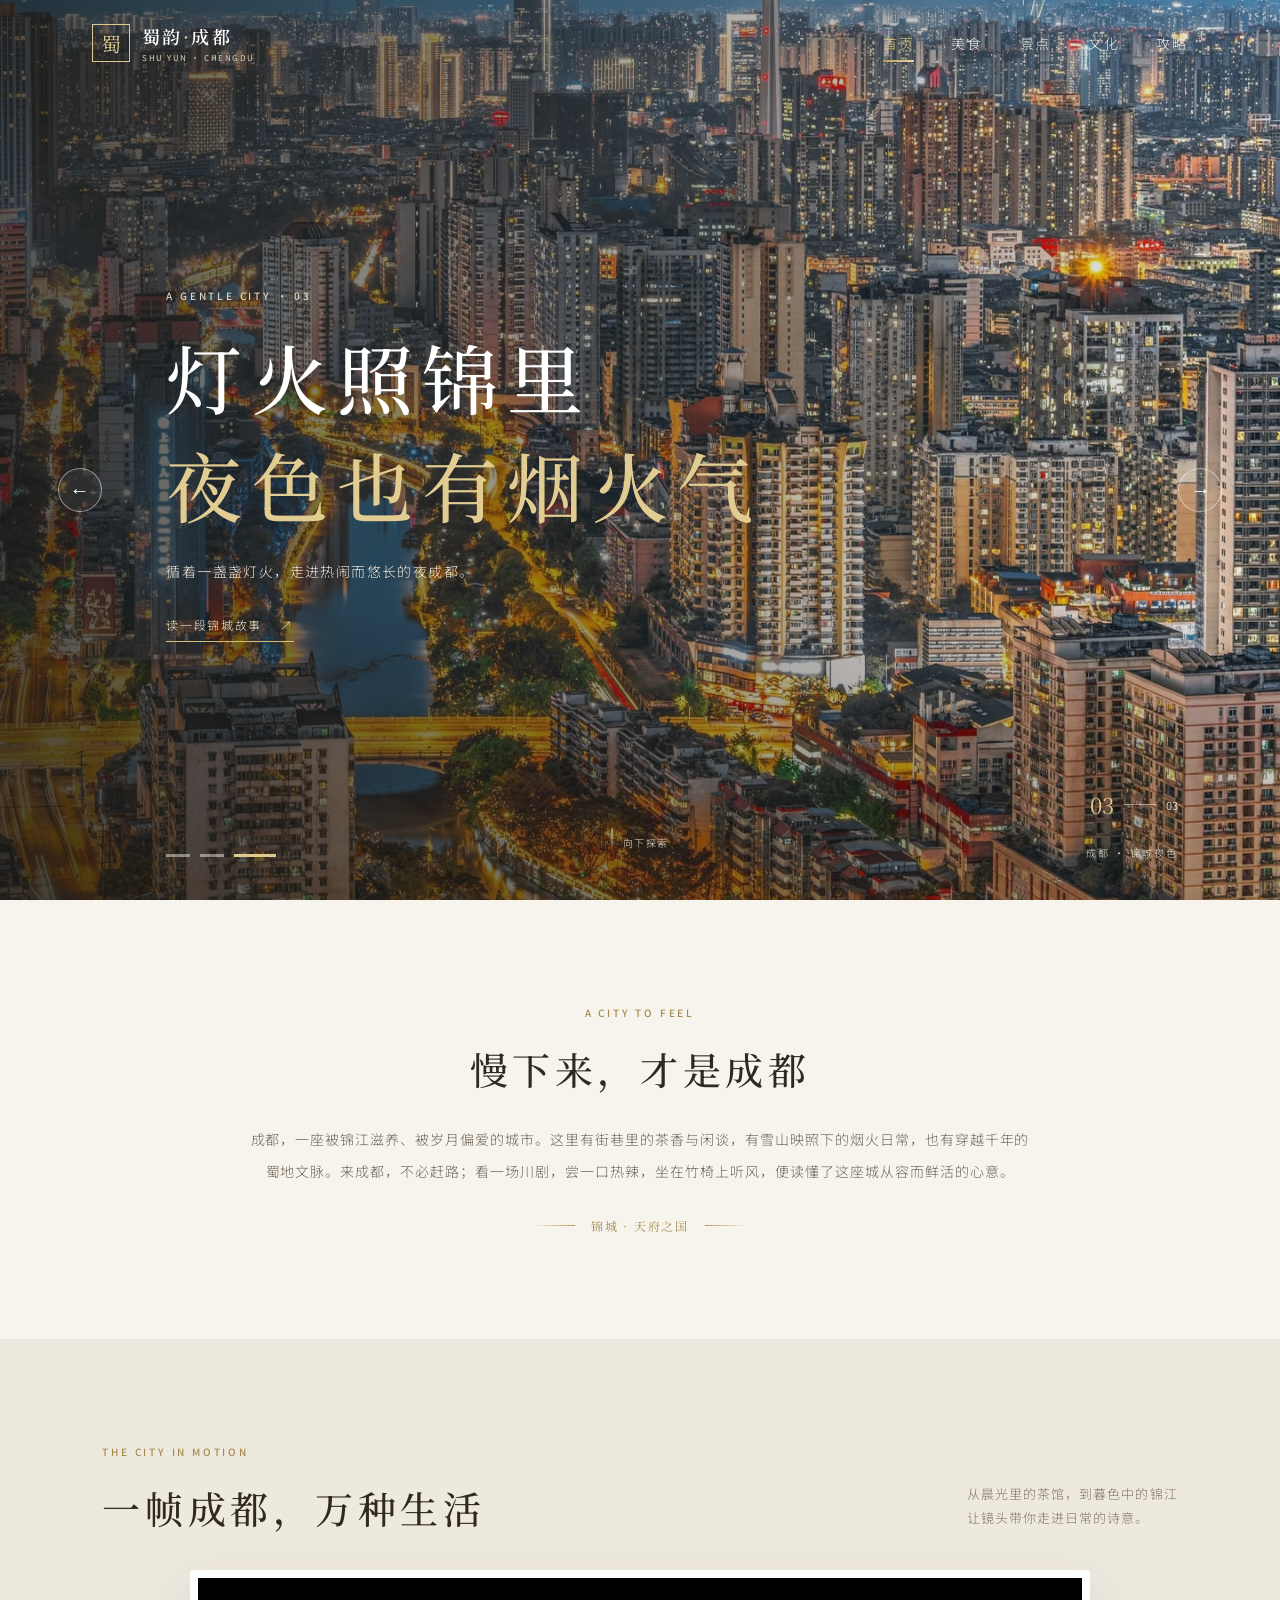
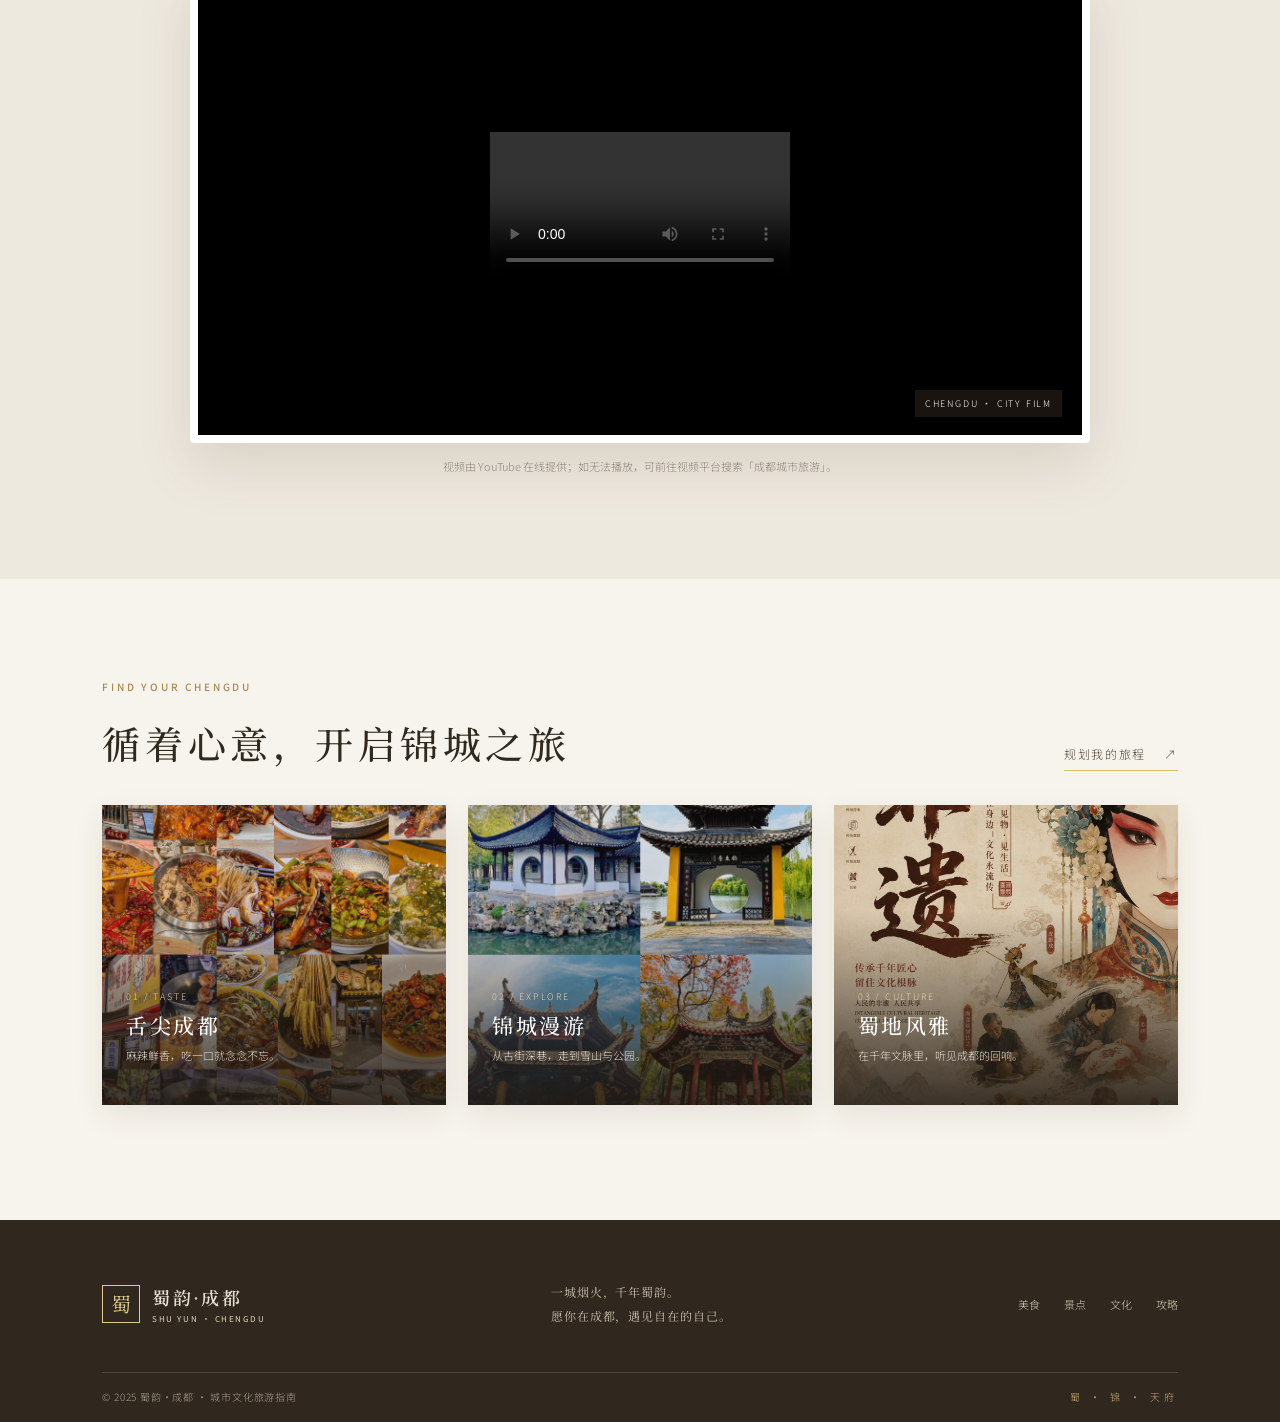
<file: index.html>
<!DOCTYPE html>
<html lang="zh-CN">
<head>
  <meta charset="UTF-8">
  <meta name="viewport" content="width=device-width, initial-scale=1.0">
  <meta name="description" content="蜀韵·成都，漫步锦城烟火，感受千年蜀都的诗意与闲适。">
  <title>蜀韵·成都 | 一城烟火，千年蜀韵</title>
  <link rel="preconnect" href="https://fonts.googleapis.com">
  <link rel="preconnect" href="https://fonts.gstatic.com" crossorigin>
  <link href="https://fonts.googleapis.com/css2?family=Noto+Serif+SC:wght@400;500;600;700&family=Noto+Sans+SC:wght@300;400;500;600&display=swap" rel="stylesheet">
  <link rel="stylesheet" href="style.css">
  <script src="script.js" defer></script>
</head>
<body>
  <header class="site-header">
    <a class="brand" href="index.html" aria-label="蜀韵成都首页">
      <span class="brand-mark" aria-hidden="true">蜀</span>
      <span class="brand-name">蜀韵<span>·</span>成都<small>SHU YUN · CHENGDU</small></span>
    </a>
    <button class="menu-toggle" type="button" aria-label="展开导航" aria-expanded="false"><span></span><span></span></button>
    <nav class="main-nav" aria-label="主导航">
      <a class="active" href="index.html">首页</a>
      <a href="food.html">美食</a>
      <a href="sights.html">景点</a>
      <a href="culture.html">文化</a>
      <a href="travel.html">攻略</a>
    </nav>
  </header>

  <main>
    <section class="hero-carousel" aria-label="成都风光轮播">
      <article class="hero-slide is-active" style="--hero-image: url('熊猫图片.jpg')" aria-label="成都大熊猫基地">
        <div class="hero-shade"></div>
        <div class="hero-copy">
          <p class="eyebrow">A GENTLE CITY · 01</p>
          <h1>与熊猫相遇<br><em>把时光过成慢镜头</em></h1>
          <p>在竹影摇曳间，遇见成都最可爱的城市名片。</p>
          <a class="text-link" href="sights.html">发现成都景致 <span>↗</span></a>
        </div>
        <span class="slide-caption">成都 · 熊猫基地</span>
      </article>
      <article class="hero-slide" style="--hero-image: url('宽巷子成都.jpg')">
        <div class="hero-shade"></div>
        <div class="hero-copy">
          <p class="eyebrow">A GENTLE CITY · 02</p>
          <h1>青瓦映巷陌<br><em>在宽窄之间闲逛</em></h1>
          <p>老成都的院落深处，藏着一城温柔日常。</p>
          <a class="text-link" href="sights.html">漫游街巷之间 <span>↗</span></a>
        </div>
        <span class="slide-caption">成都 · 巷陌旧影</span>
      </article>
      <article class="hero-slide" style="--hero-image: url('成都夜景图片.jpg')" aria-label="成都夜景">
        <div class="hero-shade"></div>
        <div class="hero-copy">
          <p class="eyebrow">A GENTLE CITY · 03</p>
          <h1>灯火照锦里<br><em>夜色也有烟火气</em></h1>
          <p>循着一盏盏灯火，走进热闹而悠长的夜成都。</p>
          <a class="text-link" href="culture.html">读一段锦城故事 <span>↗</span></a>
        </div>
        <span class="slide-caption">成都 · 锦城夜色</span>
      </article>
      <button class="carousel-arrow carousel-prev" type="button" aria-label="上一张">←</button>
      <button class="carousel-arrow carousel-next" type="button" aria-label="下一张">→</button>
      <div class="carousel-dots" aria-label="选择轮播图片">
        <button class="is-active" type="button" aria-label="第1张"></button>
        <button type="button" aria-label="第2张"></button>
        <button type="button" aria-label="第3张"></button>
      </div>
      <div class="hero-index"><span class="current-slide">01</span><i></i>03</div>
      <a class="scroll-hint" href="#welcome"><span></span>向下探索</a>
    </section>

    <section class="welcome section-pad" id="welcome">
      <p class="eyebrow gold">A CITY TO FEEL</p>
      <h2 class="section-title">慢下来，才是成都</h2>
      <p class="welcome-copy">成都，一座被锦江滋养、被岁月偏爱的城市。这里有街巷里的茶香与闲谈，有雪山映照下的烟火日常，也有穿越千年的蜀地文脉。来成都，不必赶路；看一场川剧，尝一口热辣，坐在竹椅上听风，便读懂了这座城从容而鲜活的心意。</p>
      <div class="ornament"><span></span>锦城 · 天府之国<span></span></div>
    </section>

    <section class="film-section section-pad">
      <div class="section-heading">
        <div><p class="eyebrow gold">THE CITY IN MOTION</p><h2 class="section-title">一帧成都，万种生活</h2></div>
        <p>从晨光里的茶馆，到暮色中的锦江<br>让镜头带你走进日常的诗意。</p>
      </div>
      <div class="film-frame">
        <iframe src="cd1.mp4" title="成都城市风光视频" loading="lazy" allow="accelerometer; autoplay; clipboard-write; encrypted-media; gyroscope; picture-in-picture" referrerpolicy="strict-origin-when-cross-origin" allowfullscreen></iframe>
        <span class="film-label">CHENGDU · CITY FILM</span>
      </div>
      <p class="film-note">视频由 YouTube 在线提供；如无法播放，可前往视频平台搜索「成都城市旅游」。</p>
    </section>

    <section class="home-discover section-pad">
      <div class="section-heading">
        <div><p class="eyebrow gold">FIND YOUR CHENGDU</p><h2 class="section-title">循着心意，开启锦城之旅</h2></div>
        <a class="text-link dark-link" href="travel.html">规划我的旅程 <span>↗</span></a>
      </div>
      <div class="discover-grid">
        <a class="discover-card" href="food.html"><img src="美食.jpg" alt="热气腾腾的川味美食"><span>01 / TASTE</span><h3>舌尖成都</h3><p>麻辣鲜香，吃一口就念念不忘。</p></a>
        <a class="discover-card" href="sights.html"><img src="古建筑.jpg" alt="古朴的中式建筑"><span>02 / EXPLORE</span><h3>锦城漫游</h3><p>从古街深巷，走到雪山与公园。</p></a>
        <a class="discover-card" href="culture.html"><img src="传统艺术.jpg" alt="传统文化艺术创作"><span>03 / CULTURE</span><h3>蜀地风雅</h3><p>在千年文脉里，听见成都的回响。</p></a>
      </div>
    </section>
  </main>

  <footer class="site-footer">
    <div class="footer-inner">
      <a class="brand footer-brand" href="index.html"><span class="brand-mark" aria-hidden="true">蜀</span><span class="brand-name">蜀韵<span>·</span>成都<small>SHU YUN · CHENGDU</small></span></a>
      <p>一城烟火，千年蜀韵。<br>愿你在成都，遇见自在的自己。</p>
      <nav class="footer-nav" aria-label="页脚导航"><a href="food.html">美食</a><a href="sights.html">景点</a><a href="culture.html">文化</a><a href="travel.html">攻略</a></nav>
    </div>
    <div class="footer-bottom"><span>© 2025 蜀韵·成都 · 城市文化旅游指南</span><span class="footer-rule">蜀 · 锦 · 天府</span></div>
  </footer>
</body>
</html>
</file>
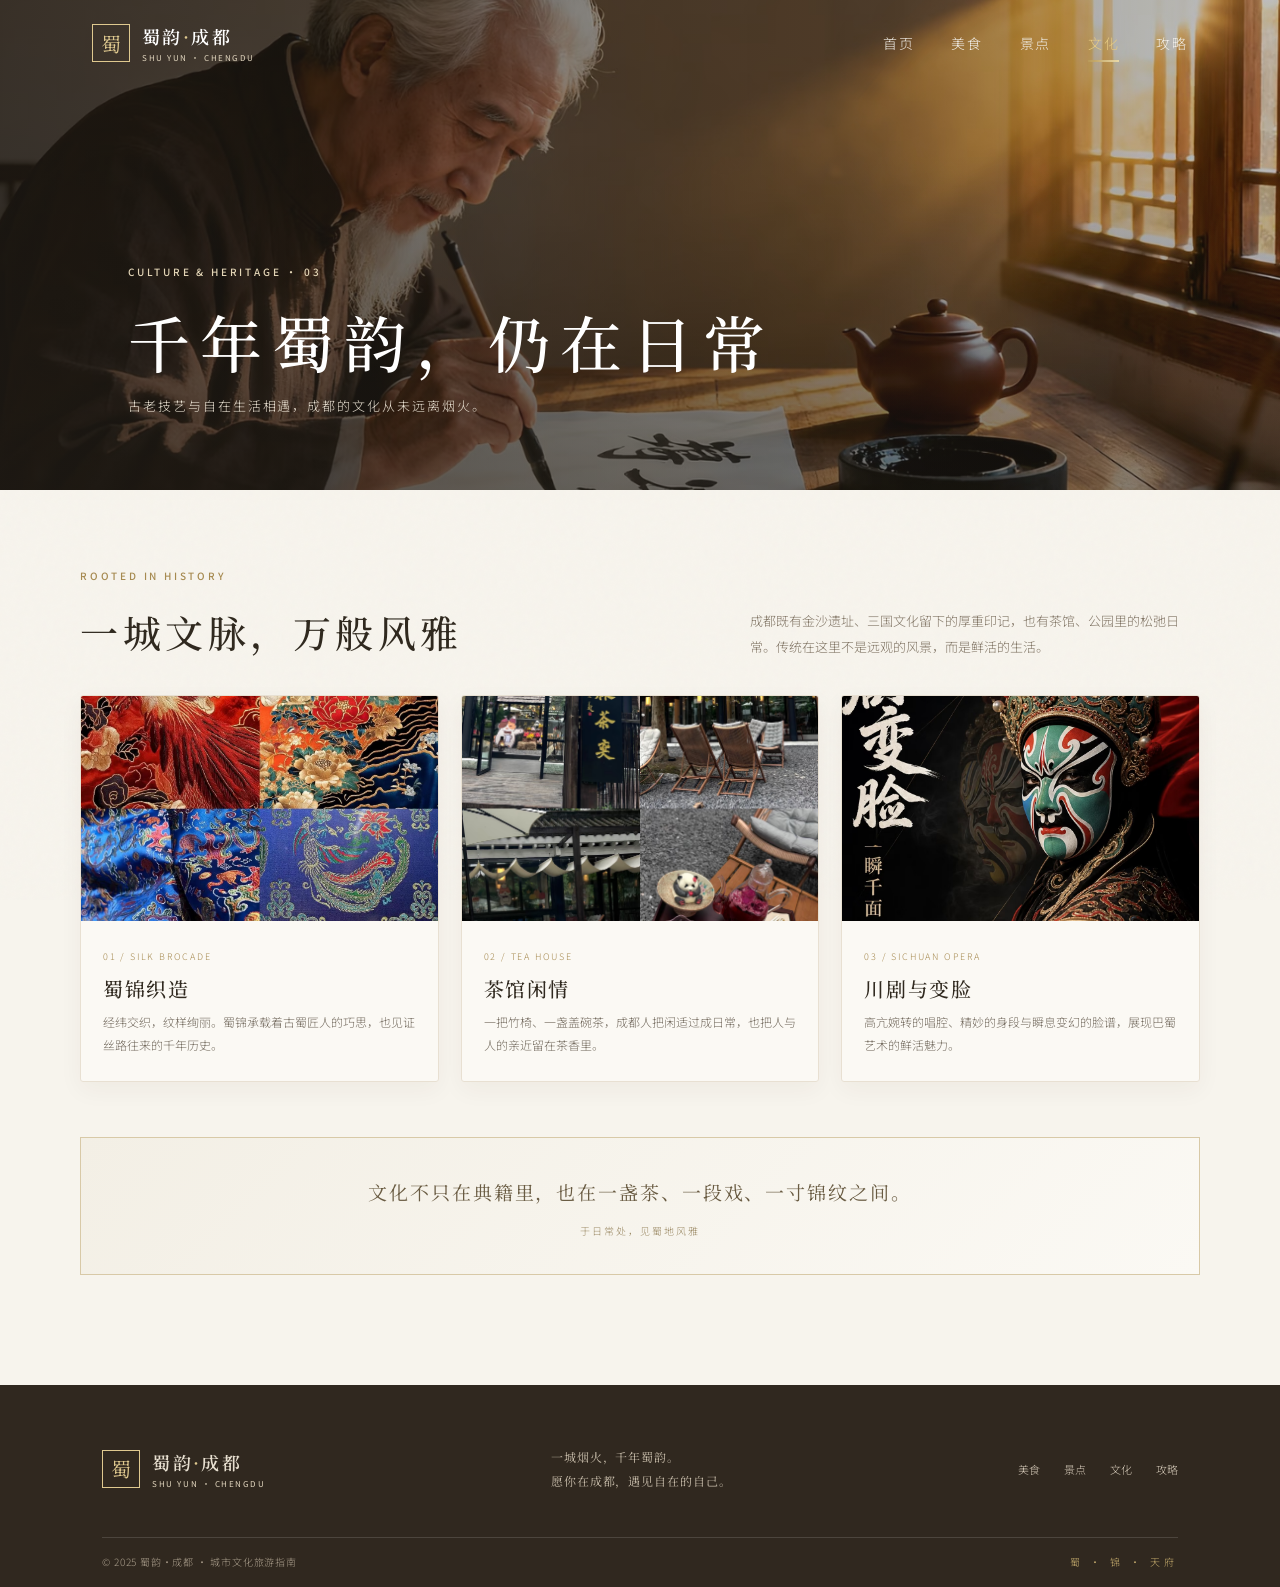
<file: culture.html>
<!DOCTYPE html>
<html lang="zh-CN">
<head>
  <meta charset="UTF-8"><meta name="viewport" content="width=device-width, initial-scale=1.0">
  <meta name="description" content="感受蜀锦、川剧与茶馆文化，读懂成都的千年蜀韵。">
  <title>成都文化 | 蜀韵·成都</title>
  <link rel="preconnect" href="https://fonts.googleapis.com"><link rel="preconnect" href="https://fonts.gstatic.com" crossorigin>
  <link href="https://fonts.googleapis.com/css2?family=Noto+Serif+SC:wght@400;500;600;700&family=Noto+Sans+SC:wght@300;400;500;600&display=swap" rel="stylesheet">
  <link rel="stylesheet" href="style.css"><script src="script.js" defer></script>
</head>
<body>
  <header class="site-header">
    <a class="brand" href="index.html" aria-label="蜀韵成都首页"><span class="brand-mark" aria-hidden="true">蜀</span><span class="brand-name">蜀韵<span>·</span>成都<small>SHU YUN · CHENGDU</small></span></a>
    <button class="menu-toggle" type="button" aria-label="展开导航" aria-expanded="false"><span></span><span></span></button>
    <nav class="main-nav" aria-label="主导航"><a href="index.html">首页</a><a href="food.html">美食</a><a href="sights.html">景点</a><a class="active" href="culture.html">文化</a><a href="travel.html">攻略</a></nav>
  </header>
  <main>
    <section class="page-hero" style="background-image:url('老人毛笔.jpg')">
      <div class="page-hero-content"><p class="eyebrow">CULTURE & HERITAGE · 03</p><h1>千年蜀韵，仍在日常</h1><p>古老技艺与自在生活相遇，成都的文化从未远离烟火。</p></div>
    </section>
    <section class="page-content">
      <div class="intro-row"><div><p class="eyebrow gold">ROOTED IN HISTORY</p><h2 class="section-title">一城文脉，万般风雅</h2></div><p>成都既有金沙遗址、三国文化留下的厚重印记，也有茶馆、公园里的松弛日常。传统在这里不是远观的风景，而是鲜活的生活。</p></div>
      <div class="feature-grid">
        <article class="feature-card"><img src="蜀锦.jpg" alt="传统手工艺创作过程"><div class="feature-card-body"><span>01 / SILK BROCADE</span><h3>蜀锦织造</h3><p>经纬交织，纹样绚丽。蜀锦承载着古蜀匠人的巧思，也见证丝路往来的千年历史。</p></div></article>
        <article class="feature-card"><img src="茶.jpg" alt="一杯温热的茶饮"><div class="feature-card-body"><span>02 / TEA HOUSE</span><h3>茶馆闲情</h3><p>一把竹椅、一盏盖碗茶，成都人把闲适过成日常，也把人与人的亲近留在茶香里。</p></div></article>
        <article class="feature-card"><img src="川剧变脸.jpg" alt="舞台演出的灯光与布景"><div class="feature-card-body"><span>03 / SICHUAN OPERA</span><h3>川剧与变脸</h3><p>高亢婉转的唱腔、精妙的身段与瞬息变幻的脸谱，展现巴蜀艺术的鲜活魅力。</p></div></article>
      </div>
      <div class="quote-panel"><p>文化不只在典籍里，也在一盏茶、一段戏、一寸锦纹之间。</p><span>于日常处，见蜀地风雅</span></div>
    </section>
  </main>
  <footer class="site-footer"><div class="footer-inner"><a class="brand footer-brand" href="index.html"><span class="brand-mark" aria-hidden="true">蜀</span><span class="brand-name">蜀韵<span>·</span>成都<small>SHU YUN · CHENGDU</small></span></a><p>一城烟火，千年蜀韵。<br>愿你在成都，遇见自在的自己。</p><nav class="footer-nav" aria-label="页脚导航"><a href="food.html">美食</a><a href="sights.html">景点</a><a href="culture.html">文化</a><a href="travel.html">攻略</a></nav></div><div class="footer-bottom"><span>© 2025 蜀韵·成都 · 城市文化旅游指南</span><span class="footer-rule">蜀 · 锦 · 天府</span></div></footer>
</body>
</html>
</file>
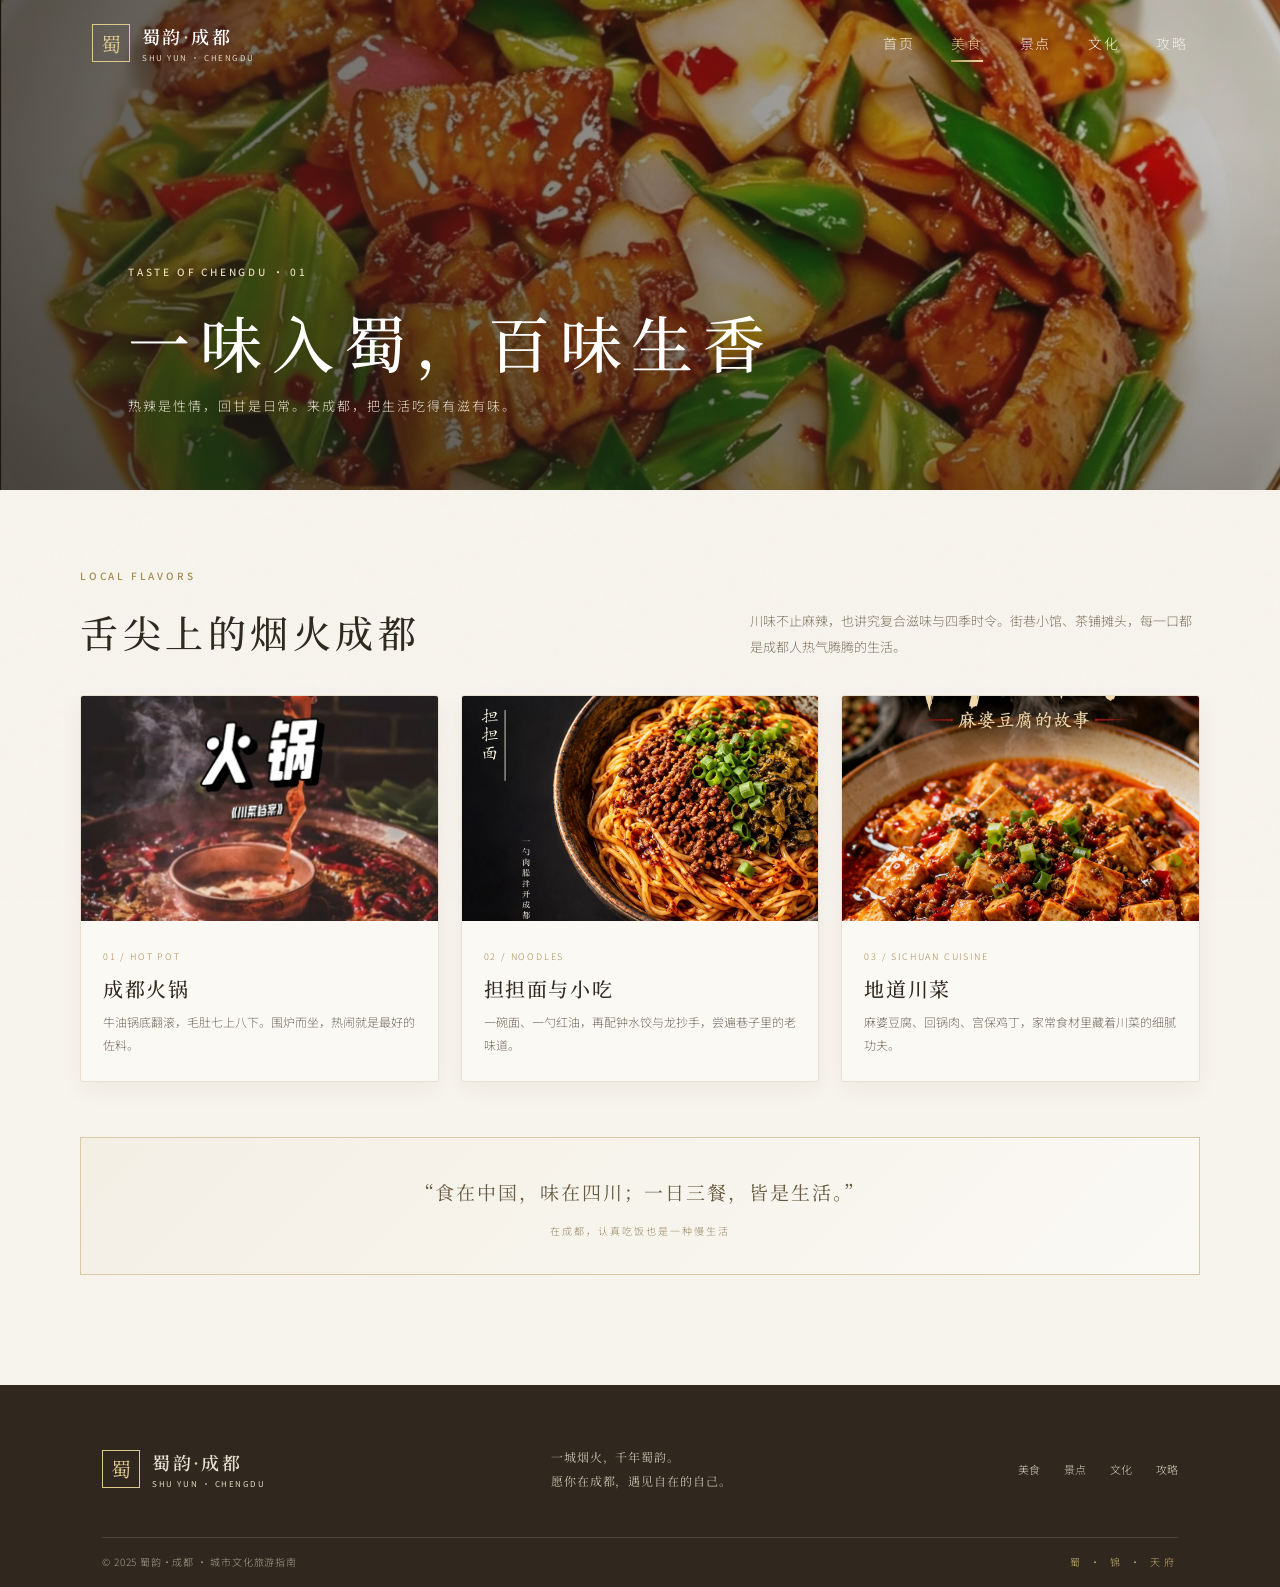
<file: food.html>
<!DOCTYPE html>
<html lang="zh-CN">
<head>
  <meta charset="UTF-8"><meta name="viewport" content="width=device-width, initial-scale=1.0">
  <meta name="description" content="从火锅到担担面，品味成都的麻辣鲜香与市井烟火。">
  <title>成都美食 | 蜀韵·成都</title>
  <link rel="preconnect" href="https://fonts.googleapis.com"><link rel="preconnect" href="https://fonts.gstatic.com" crossorigin>
  <link href="https://fonts.googleapis.com/css2?family=Noto+Serif+SC:wght@400;500;600;700&family=Noto+Sans+SC:wght@300;400;500;600&display=swap" rel="stylesheet">
  <link rel="stylesheet" href="style.css"><script src="script.js" defer></script>
</head>
<body>
  <header class="site-header">
    <a class="brand" href="index.html" aria-label="蜀韵成都首页"><span class="brand-mark" aria-hidden="true">蜀</span><span class="brand-name">蜀韵<span>·</span>成都<small>SHU YUN · CHENGDU</small></span></a>
    <button class="menu-toggle" type="button" aria-label="展开导航" aria-expanded="false"><span></span><span></span></button>
    <nav class="main-nav" aria-label="主导航"><a href="index.html">首页</a><a class="active" href="food.html">美食</a><a href="sights.html">景点</a><a href="culture.html">文化</a><a href="travel.html">攻略</a></nav>
  </header>
  <main>
    <section class="page-hero" style="background-image:url('回锅肉.jpg')">
      <div class="page-hero-content"><p class="eyebrow">TASTE OF CHENGDU · 01</p><h1>一味入蜀，百味生香</h1><p>热辣是性情，回甘是日常。来成都，把生活吃得有滋有味。</p></div>
    </section>
    <section class="page-content">
      <div class="intro-row"><div><p class="eyebrow gold">LOCAL FLAVORS</p><h2 class="section-title">舌尖上的烟火成都</h2></div><p>川味不止麻辣，也讲究复合滋味与四季时令。街巷小馆、茶铺摊头，每一口都是成都人热气腾腾的生活。</p></div>
      <div class="feature-grid">
        <article class="feature-card"><img src="火锅.jpg" alt="川味火锅与丰富配菜"><div class="feature-card-body"><span>01 / HOT POT</span><h3>成都火锅</h3><p>牛油锅底翻滚，毛肚七上八下。围炉而坐，热闹就是最好的佐料。</p></div></article>
        <article class="feature-card"><img src="担担面.jpg" alt="香气浓郁的特色面食"><div class="feature-card-body"><span>02 / NOODLES</span><h3>担担面与小吃</h3><p>一碗面、一勺红油，再配钟水饺与龙抄手，尝遍巷子里的老味道。</p></div></article>
        <article class="feature-card"><img src="麻婆豆腐.jpg" alt="精心烹制的川菜"><div class="feature-card-body"><span>03 / SICHUAN CUISINE</span><h3>地道川菜</h3><p>麻婆豆腐、回锅肉、宫保鸡丁，家常食材里藏着川菜的细腻功夫。</p></div></article>
      </div>
      <div class="quote-panel"><p>“食在中国，味在四川；一日三餐，皆是生活。”</p><span>在成都，认真吃饭也是一种慢生活</span></div>
    </section>
  </main>
  <footer class="site-footer"><div class="footer-inner"><a class="brand footer-brand" href="index.html"><span class="brand-mark" aria-hidden="true">蜀</span><span class="brand-name">蜀韵<span>·</span>成都<small>SHU YUN · CHENGDU</small></span></a><p>一城烟火，千年蜀韵。<br>愿你在成都，遇见自在的自己。</p><nav class="footer-nav" aria-label="页脚导航"><a href="food.html">美食</a><a href="sights.html">景点</a><a href="culture.html">文化</a><a href="travel.html">攻略</a></nav></div><div class="footer-bottom"><span>© 2025 蜀韵·成都 · 城市文化旅游指南</span><span class="footer-rule">蜀 · 锦 · 天府</span></div></footer>
</body>
</html>
</file>
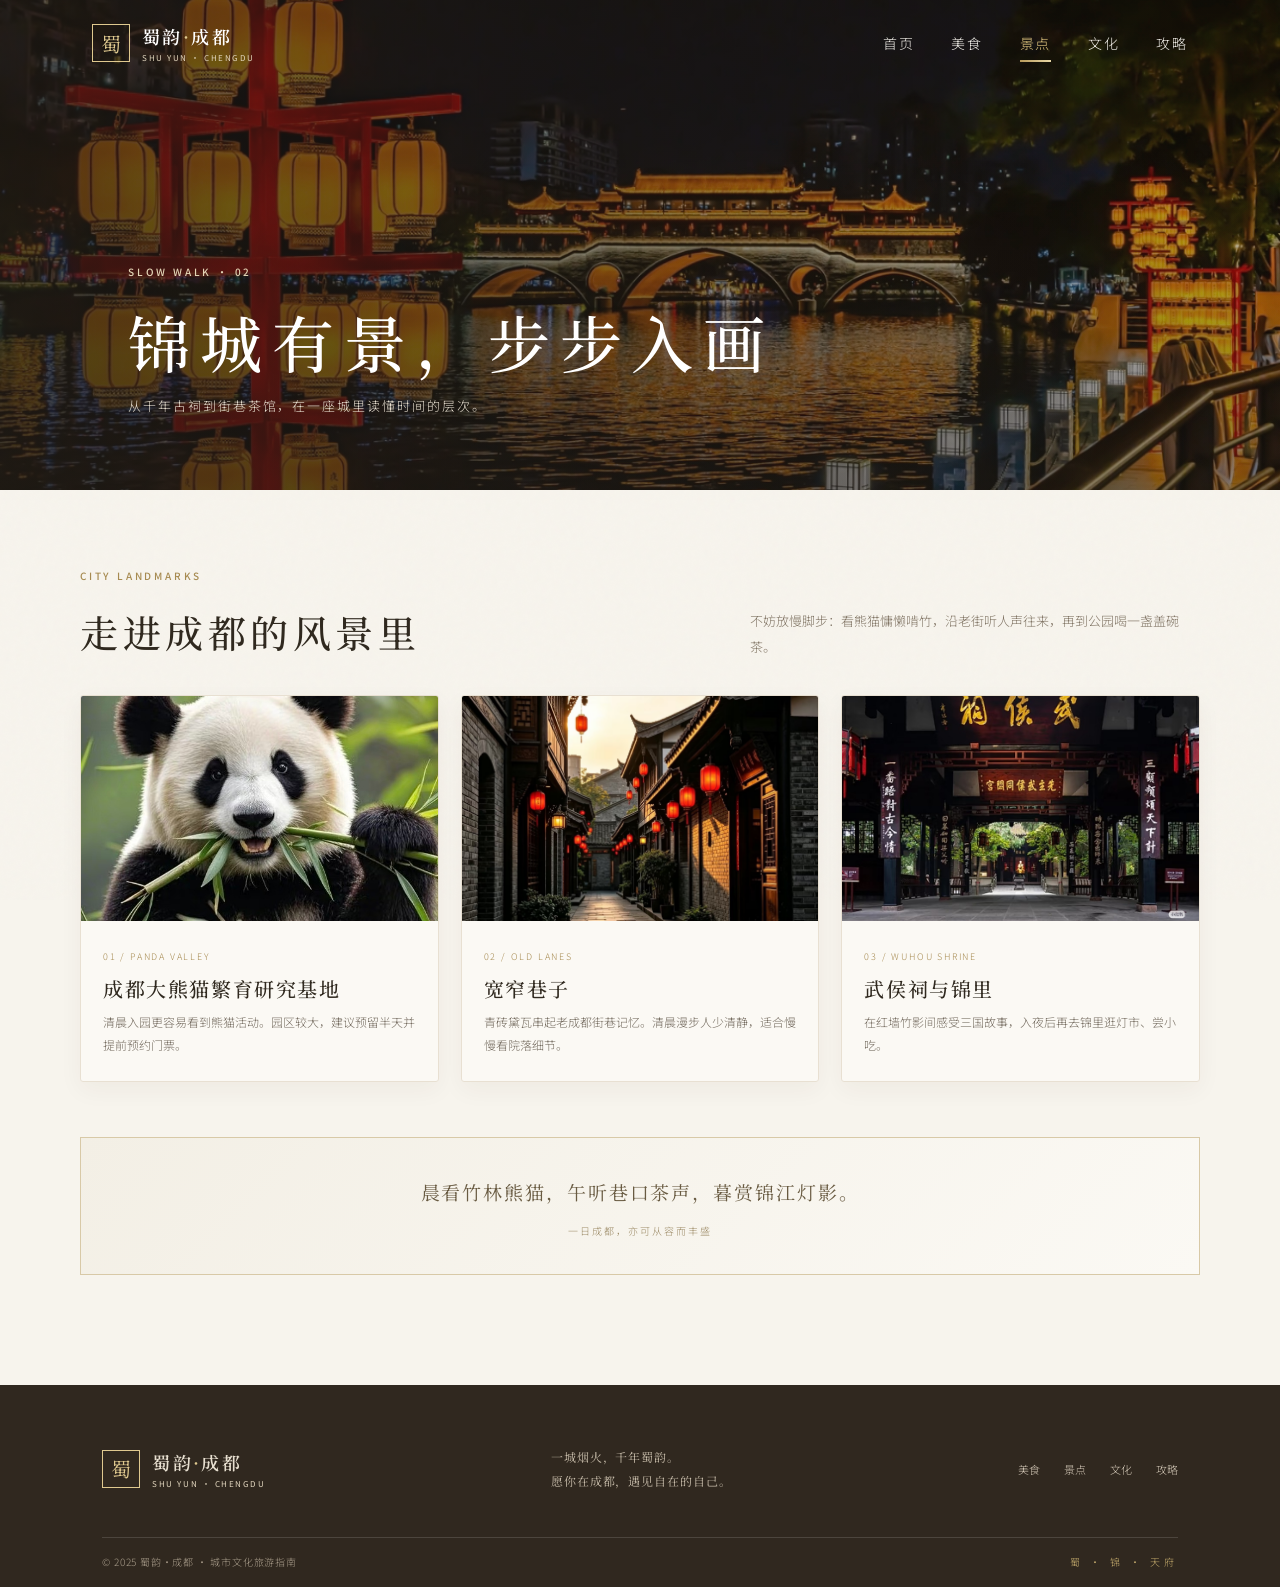
<file: sights.html>
<!DOCTYPE html>
<html lang="zh-CN">
<head>
  <meta charset="UTF-8"><meta name="viewport" content="width=device-width, initial-scale=1.0">
  <meta name="description" content="游览成都熊猫基地、宽窄巷子与武侯祠，发现锦城景致。">
  <title>成都景点 | 蜀韵·成都</title>
  <link rel="preconnect" href="https://fonts.googleapis.com"><link rel="preconnect" href="https://fonts.gstatic.com" crossorigin>
  <link href="https://fonts.googleapis.com/css2?family=Noto+Serif+SC:wght@400;500;600;700&family=Noto+Sans+SC:wght@300;400;500;600&display=swap" rel="stylesheet">
  <link rel="stylesheet" href="style.css"><script src="script.js" defer></script>
</head>
<body>
  <header class="site-header">
    <a class="brand" href="index.html" aria-label="蜀韵成都首页"><span class="brand-mark" aria-hidden="true">蜀</span><span class="brand-name">蜀韵<span>·</span>成都<small>SHU YUN · CHENGDU</small></span></a>
    <button class="menu-toggle" type="button" aria-label="展开导航" aria-expanded="false"><span></span><span></span></button>
    <nav class="main-nav" aria-label="主导航"><a href="index.html">首页</a><a href="food.html">美食</a><a class="active" href="sights.html">景点</a><a href="culture.html">文化</a><a href="travel.html">攻略</a></nav>
  </header>
  <main>
    <section class="page-hero" style="background-image:url('古城夜景.jpg')">
      <div class="page-hero-content"><p class="eyebrow">SLOW WALK · 02</p><h1>锦城有景，步步入画</h1><p>从千年古祠到街巷茶馆，在一座城里读懂时间的层次。</p></div>
    </section>
    <section class="page-content">
      <div class="intro-row"><div><p class="eyebrow gold">CITY LANDMARKS</p><h2 class="section-title">走进成都的风景里</h2></div><p>不妨放慢脚步：看熊猫慵懒啃竹，沿老街听人声往来，再到公园喝一盏盖碗茶。</p></div>
      <div class="feature-grid">
        <article class="feature-card"><img src="熊猫图片.jpg" alt="憨态可掬的大熊猫"><div class="feature-card-body"><span>01 / PANDA VALLEY</span><h3>成都大熊猫繁育研究基地</h3><p>清晨入园更容易看到熊猫活动。园区较大，建议预留半天并提前预约门票。</p></div></article>
        <article class="feature-card"><img src="宽巷子成都.jpg" alt="传统川西风格建筑"><div class="feature-card-body"><span>02 / OLD LANES</span><h3>宽窄巷子</h3><p>青砖黛瓦串起老成都街巷记忆。清晨漫步人少清静，适合慢慢看院落细节。</p></div></article>
        <article class="feature-card"><img src="祠侯武.jpg" alt="古朴的林间步道"><div class="feature-card-body"><span>03 / WUHOU SHRINE</span><h3>武侯祠与锦里</h3><p>在红墙竹影间感受三国故事，入夜后再去锦里逛灯市、尝小吃。</p></div></article>
      </div>
      <div class="quote-panel"><p>晨看竹林熊猫，午听巷口茶声，暮赏锦江灯影。</p><span>一日成都，亦可从容而丰盛</span></div>
    </section>
  </main>
  <footer class="site-footer"><div class="footer-inner"><a class="brand footer-brand" href="index.html"><span class="brand-mark" aria-hidden="true">蜀</span><span class="brand-name">蜀韵<span>·</span>成都<small>SHU YUN · CHENGDU</small></span></a><p>一城烟火，千年蜀韵。<br>愿你在成都，遇见自在的自己。</p><nav class="footer-nav" aria-label="页脚导航"><a href="food.html">美食</a><a href="sights.html">景点</a><a href="culture.html">文化</a><a href="travel.html">攻略</a></nav></div><div class="footer-bottom"><span>© 2025 蜀韵·成都 · 城市文化旅游指南</span><span class="footer-rule">蜀 · 锦 · 天府</span></div></footer>
</body>
</html>
</file>
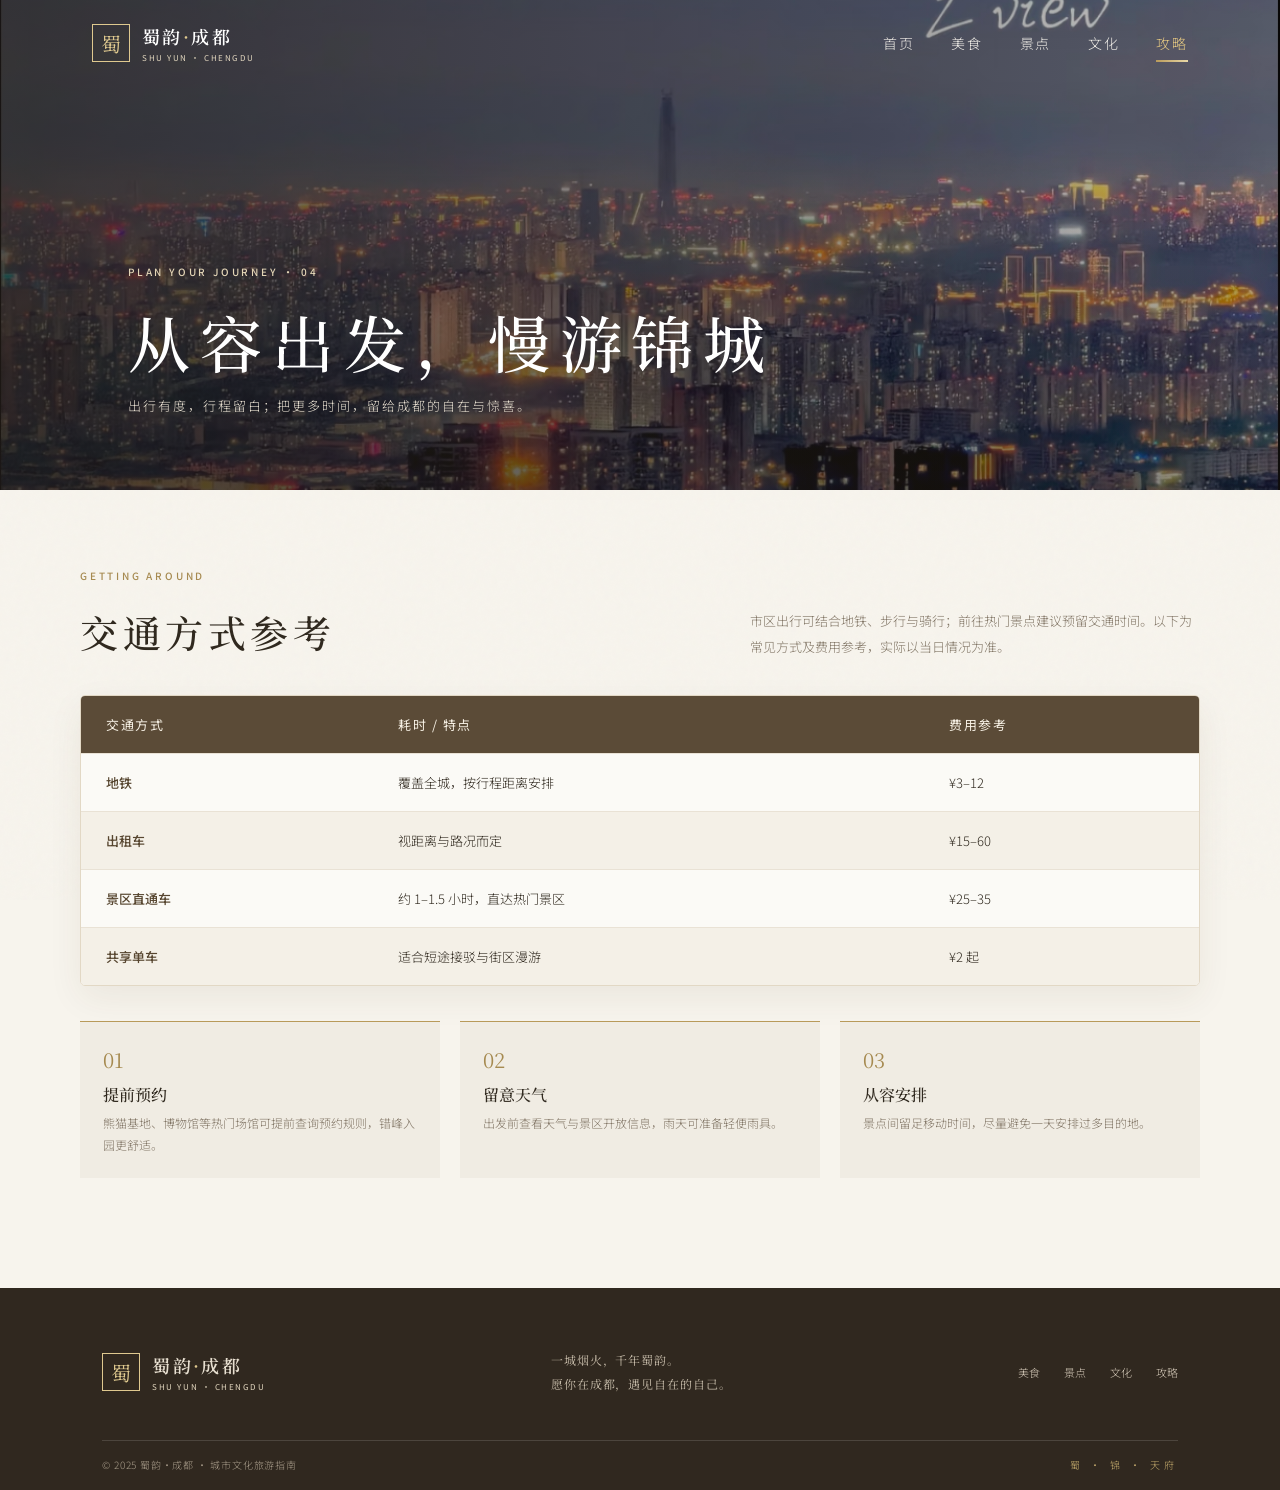
<file: travel.html>
<!DOCTYPE html>
<html lang="zh-CN">
<head>
  <meta charset="UTF-8"><meta name="viewport" content="width=device-width, initial-scale=1.0">
  <meta name="description" content="成都交通、出行时长与费用参考，轻松安排你的锦城旅程。">
  <title>成都旅行攻略 | 蜀韵·成都</title>
  <link rel="preconnect" href="https://fonts.googleapis.com"><link rel="preconnect" href="https://fonts.gstatic.com" crossorigin>
  <link href="https://fonts.googleapis.com/css2?family=Noto+Serif+SC:wght@400;500;600;700&family=Noto+Sans+SC:wght@300;400;500;600&display=swap" rel="stylesheet">
  <link rel="stylesheet" href="style.css"><script src="script.js" defer></script>
</head>
<body>
  <header class="site-header">
    <a class="brand" href="index.html" aria-label="蜀韵成都首页"><span class="brand-mark" aria-hidden="true">蜀</span><span class="brand-name">蜀韵<span>·</span>成都<small>SHU YUN · CHENGDU</small></span></a>
    <button class="menu-toggle" type="button" aria-label="展开导航" aria-expanded="false"><span></span><span></span></button>
    <nav class="main-nav" aria-label="主导航"><a href="index.html">首页</a><a href="food.html">美食</a><a href="sights.html">景点</a><a href="culture.html">文化</a><a class="active" href="travel.html">攻略</a></nav>
  </header>
  <main>
    <section class="page-hero" style="background-image:url('成都夜景.jpg')">
      <div class="page-hero-content"><p class="eyebrow">PLAN YOUR JOURNEY · 04</p><h1>从容出发，慢游锦城</h1><p>出行有度，行程留白；把更多时间，留给成都的自在与惊喜。</p></div>
    </section>
    <section class="page-content">
      <div class="intro-row"><div><p class="eyebrow gold">GETTING AROUND</p><h2 class="section-title">交通方式参考</h2></div><p>市区出行可结合地铁、步行与骑行；前往热门景点建议预留交通时间。以下为常见方式及费用参考，实际以当日情况为准。</p></div>
      <div class="travel-table-wrap">
        <table class="travel-table">
          <thead><tr><th scope="col">交通方式</th><th scope="col">耗时 / 特点</th><th scope="col">费用参考</th></tr></thead>
          <tbody>
            <tr><td>地铁</td><td>覆盖全城，按行程距离安排</td><td>¥3–12</td></tr>
            <tr><td>出租车</td><td>视距离与路况而定</td><td>¥15–60</td></tr>
            <tr><td>景区直通车</td><td>约 1–1.5 小时，直达热门景区</td><td>¥25–35</td></tr>
            <tr><td>共享单车</td><td>适合短途接驳与街区漫游</td><td>¥2 起</td></tr>
          </tbody>
        </table>
      </div>
      <div class="travel-tips">
        <article class="tip"><span>01</span><h3>提前预约</h3><p>熊猫基地、博物馆等热门场馆可提前查询预约规则，错峰入园更舒适。</p></article>
        <article class="tip"><span>02</span><h3>留意天气</h3><p>出发前查看天气与景区开放信息，雨天可准备轻便雨具。</p></article>
        <article class="tip"><span>03</span><h3>从容安排</h3><p>景点间留足移动时间，尽量避免一天安排过多目的地。</p></article>
      </div>
    </section>
  </main>
  <footer class="site-footer"><div class="footer-inner"><a class="brand footer-brand" href="index.html"><span class="brand-mark" aria-hidden="true">蜀</span><span class="brand-name">蜀韵<span>·</span>成都<small>SHU YUN · CHENGDU</small></span></a><p>一城烟火，千年蜀韵。<br>愿你在成都，遇见自在的自己。</p><nav class="footer-nav" aria-label="页脚导航"><a href="food.html">美食</a><a href="sights.html">景点</a><a href="culture.html">文化</a><a href="travel.html">攻略</a></nav></div><div class="footer-bottom"><span>© 2025 蜀韵·成都 · 城市文化旅游指南</span><span class="footer-rule">蜀 · 锦 · 天府</span></div></footer>
</body>
</html>
</file>
<file: style.css>
/* 蜀韵·成都：低饱和新中式视觉规范 */
:root {
  --ink: #30291f;
  --brown: #554637;
  --muted: #827666;
  --gold: #b89a5a;
  --gold-light: #dfc98f;
  --paper: #f7f4ed;
  --cream: #eee8dc;
  --serif: "Noto Serif SC", "Songti SC", serif;
  --sans: "Noto Sans SC", "Microsoft YaHei", sans-serif;
}
* { box-sizing: border-box; }
html { scroll-behavior: smooth; scroll-padding-top: 86px; }
body { margin: 0; color: var(--ink); background: var(--paper); font-family: var(--sans); font-weight: 300; }
body::before { position: fixed; inset: 0; z-index: -1; content: ""; pointer-events: none; opacity: .14; background-image: url("data:image/svg+xml,%3Csvg viewBox='0 0 180 180' xmlns='http://www.w3.org/2000/svg'%3E%3Cfilter id='n'%3E%3CfeTurbulence type='fractalNoise' baseFrequency='.8' numOctaves='3' stitchTiles='stitch'/%3E%3C/filter%3E%3Crect width='100%25' height='100%25' filter='url(%23n)' opacity='.16'/%3E%3C/svg%3E"); }
a { color: inherit; text-decoration: none; }
img { display: block; max-width: 100%; }
.site-header { position: fixed; z-index: 20; top: 0; left: 0; display: flex; width: 100%; height: 86px; align-items: center; justify-content: space-between; padding: 0 7.2%; color: #fff; transition: background .4s ease, height .4s ease, box-shadow .4s ease; }
.site-header.scrolled { height: 72px; background: rgba(43, 36, 27, .91); box-shadow: 0 8px 30px #20180f24; backdrop-filter: blur(12px); }
.brand { display: inline-flex; align-items: center; gap: 12px; }
.brand-mark { display: grid; width: 38px; height: 38px; place-items: center; border: 1px solid var(--gold-light); color: var(--gold-light); font: 20px var(--serif); }
.brand-name { font: 600 18px var(--serif); letter-spacing: .13em; }
.brand-name > span { color: var(--gold-light); }
.brand-name small { display: block; margin-top: 3px; color: #e4d8c0; font: 8px var(--sans); letter-spacing: .19em; }
.main-nav { display: flex; height: 100%; align-items: center; gap: 37px; }
.main-nav a { position: relative; padding: 10px 0; color: #f1eee8; font-size: 14px; letter-spacing: .12em; transition: color .3s ease; }
.main-nav a::after { position: absolute; right: 0; bottom: 1px; left: 0; height: 2px; content: ""; transform: scaleX(0); transform-origin: left; background: linear-gradient(90deg, var(--gold), #ead9a7); transition: transform .3s ease; }
.main-nav a:hover, .main-nav a.active { color: #e6ca82; }
.main-nav a:hover::after, .main-nav a.active::after { transform: scaleX(1); }
.menu-toggle { display: none; }
.hero-carousel { position: relative; min-height: 700px; height: min(100vh, 900px); overflow: hidden; color: #fff; background: #312a20; }
.hero-slide { position: absolute; inset: 0; display: flex; align-items: center; padding: 100px 13% 70px; opacity: 0; background-image: var(--hero-image); background-position: center; background-size: cover; transition: opacity 1s ease; }
.hero-slide.is-active { z-index: 1; opacity: 1; }
.hero-shade { position: absolute; inset: 0; background: linear-gradient(90deg, rgba(28, 24, 19, .74), rgba(31, 26, 20, .33) 58%, rgba(30, 25, 20, .08)), linear-gradient(0deg, rgba(27, 24, 20, .3), transparent 35%); }
.hero-copy { position: relative; z-index: 2; max-width: 650px; animation: copy-in .8s both; }
.eyebrow { margin: 0 0 20px; color: #e4d6b7; font-size: 10px; font-weight: 500; letter-spacing: .28em; }
.eyebrow.gold { color: #a68a50; }
.hero-copy h1 { margin: 0; font: 500 clamp(42px, 6vw, 76px)/1.42 var(--serif); letter-spacing: .12em; }
.hero-copy h1 em { color: #e1cc91; font-style: normal; }
.hero-copy > p:not(.eyebrow) { margin: 22px 0 30px; color: #eee8dc; font-size: 14px; letter-spacing: .1em; }
.text-link { display: inline-flex; align-items: center; gap: 18px; padding-bottom: 8px; border-bottom: 1px solid #d5bd79; color: #f1e4bf; font-size: 12px; letter-spacing: .14em; }
.text-link span { transition: transform .3s ease; }
.text-link:hover span { transform: translate(4px, -3px); }
.slide-caption { position: absolute; z-index: 2; right: 8%; bottom: 40px; color: #e7dfd0; font-size: 10px; letter-spacing: .2em; }
.carousel-arrow { position: absolute; z-index: 3; top: 52%; width: 44px; height: 44px; border: 1px solid #ffffff79; border-radius: 50%; color: #fff; background: #ffffff10; font-size: 20px; cursor: pointer; transition: background .25s ease, border-color .25s ease; }
.carousel-arrow:hover { border-color: var(--gold-light); background: #b89a5a88; }
.carousel-prev { left: 4.5%; }.carousel-next { right: 4.5%; }
.carousel-dots { position: absolute; z-index: 3; bottom: 43px; left: 13%; display: flex; gap: 10px; }
.carousel-dots button { width: 24px; height: 3px; padding: 0; border: 0; background: #ffffff73; cursor: pointer; transition: width .3s ease, background .3s ease; }
.carousel-dots button.is-active { width: 42px; background: var(--gold-light); }
.hero-index { position: absolute; z-index: 3; right: 8%; bottom: 80px; display: flex; align-items: center; gap: 10px; color: #ddd4c4; font: 11px var(--sans); }
.hero-index .current-slide { color: var(--gold-light); font: 22px var(--serif); }
.hero-index i { width: 32px; height: 1px; background: #fff7; }
.scroll-hint { position: absolute; z-index: 3; bottom: 44px; left: 50%; display: flex; align-items: center; gap: 10px; color: #eee5d4; font-size: 10px; letter-spacing: .15em; transform: translateX(-50%); }
.scroll-hint span { width: 1px; height: 28px; background: linear-gradient(var(--gold-light), transparent); }
.section-pad { padding: 105px max(8%, calc((100% - 1180px)/2)); }
.welcome { text-align: center; }
.section-title { margin: 0; color: var(--ink); font: 500 clamp(28px, 3vw, 38px)/1.5 var(--serif); letter-spacing: .12em; }
.welcome-copy { max-width: 790px; margin: 27px auto 30px; color: #706658; font-size: 14px; line-height: 2.25; letter-spacing: .07em; }
.ornament { display: flex; align-items: center; justify-content: center; gap: 16px; color: #a68a50; font: 12px var(--serif); letter-spacing: .15em; }
.ornament span { width: 42px; height: 1px; background: linear-gradient(90deg, transparent, #b89a5a); }
.ornament span:last-child { transform: rotate(180deg); }
.film-section { background: #eee9df; }
.section-heading { display: flex; align-items: end; justify-content: space-between; gap: 30px; margin-bottom: 34px; }
.section-heading > p { margin: 0 0 5px; color: var(--muted); font-size: 13px; line-height: 1.9; letter-spacing: .08em; }
.film-frame { position: relative; width: min(900px, 100%); aspect-ratio: 16 / 8.4; margin: 0 auto; overflow: hidden; border: 8px solid #fff; border-radius: 4px; background: #352c21; box-shadow: 0 22px 55px #44341d21; }
.film-frame iframe { width: 100%; height: 100%; border: 0; }
.film-label { position: absolute; right: 20px; bottom: 18px; padding: 7px 10px; color: #fff; background: #271f17a8; font-size: 9px; letter-spacing: .2em; pointer-events: none; }
.film-note { margin: 15px auto 0; color: #958b7c; text-align: center; font-size: 11px; }
.home-discover { padding-top: 100px; padding-bottom: 115px; }
.dark-link { color: var(--brown); }
.discover-grid { display: grid; grid-template-columns: repeat(3, 1fr); gap: 22px; }
.discover-card { position: relative; min-height: 300px; padding: 0 24px 25px; overflow: hidden; background: var(--brown); box-shadow: 0 10px 28px #392a1916; transition: transform .35s ease, box-shadow .35s ease; }
.discover-card:hover { transform: translateY(-7px); box-shadow: 0 20px 36px #392a192b; }
.discover-card::after { position: absolute; inset: 35% 0 0; content: ""; background: linear-gradient(transparent, #211a13db); }
.discover-card img { position: absolute; inset: 0; width: 100%; height: 100%; object-fit: cover; opacity: .85; transition: transform .6s ease; }
.discover-card:hover img { transform: scale(1.05); }
.discover-card > span, .discover-card h3, .discover-card p { position: relative; z-index: 1; }
.discover-card > span { display: block; margin-top: 185px; color: #e4d2a4; font-size: 9px; letter-spacing: .2em; }
.discover-card h3 { margin: 7px 0; color: #fff; font: 500 21px var(--serif); letter-spacing: .12em; }
.discover-card p { margin: 0; color: #e5dfd4; font-size: 11px; }
.site-footer { padding: 48px 8% 18px; color: #e7dfd0; background: #30281f; }
.footer-inner { display: flex; align-items: center; justify-content: space-between; max-width: 1180px; margin: 0 auto; padding-bottom: 32px; }
.footer-inner > p { color: #c7bcaa; font: 12px/2 var(--serif); letter-spacing: .08em; }
.footer-nav { display: flex; gap: 24px; color: #d3c8b7; font-size: 11px; }
.footer-nav a:hover { color: var(--gold-light); }
.footer-bottom { display: flex; max-width: 1180px; justify-content: space-between; margin: 0 auto; padding-top: 16px; border-top: 1px solid #ffffff22; color: #a99d8b; font-size: 10px; letter-spacing: .08em; }
.footer-rule { color: #c7ad6e; letter-spacing: .4em; }

/* 内页通用首屏与内容组件 */
.page-hero { position: relative; display: flex; min-height: 490px; align-items: end; padding: 0 10% 75px; color: #fff; background-color: #3c3327; background-position: center; background-size: cover; }
.page-hero::before { position: absolute; inset: 0; content: ""; background: linear-gradient(90deg, #211c16bd, #211c1640), linear-gradient(0deg, #211c1655, transparent 70%); }
.page-hero-content { position: relative; max-width: 680px; }
.page-hero h1 { margin: 0 0 10px; font: 500 clamp(40px, 5vw, 62px)/1.4 var(--serif); letter-spacing: .16em; }
.page-hero p:last-child { margin: 0; color: #e7dfd0; font-size: 13px; letter-spacing: .15em; }
.page-content { max-width: 1180px; margin: 0 auto; padding: 78px 30px 110px; }
.intro-row { display: flex; align-items: end; justify-content: space-between; gap: 30px; margin-bottom: 35px; }
.intro-row > p { max-width: 450px; margin: 0; color: var(--muted); font-size: 13px; line-height: 2; }
.feature-grid { display: grid; grid-template-columns: repeat(3, 1fr); gap: 22px; }
.feature-card { overflow: hidden; border: 1px solid #e8e0d2; border-radius: 3px; background: #fbf9f4; box-shadow: 0 8px 24px #44341d0c; transition: transform .35s ease, box-shadow .35s ease; }
.feature-card:hover { transform: translateY(-6px); box-shadow: 0 17px 35px #44341d1c; }
.feature-card img { width: 100%; height: 225px; object-fit: cover; }
.feature-card-body { padding: 20px 22px 24px; }
.feature-card-body > span { color: #a68a50; font-size: 9px; letter-spacing: .2em; }
.feature-card h3 { margin: 9px 0 8px; font: 500 20px var(--serif); letter-spacing: .08em; }
.feature-card p { margin: 0; color: #766d61; font-size: 12px; line-height: 1.9; }
.quote-panel { margin-top: 55px; padding: 36px; border: 1px solid #d8c9a7; text-align: center; background: linear-gradient(135deg, #f3efe5, #fbf9f4); }
.quote-panel p { margin: 0; color: #695b42; font: 19px/1.9 var(--serif); letter-spacing: .1em; }
.quote-panel span { display: block; margin-top: 13px; color: #9b8964; font-size: 10px; letter-spacing: .2em; }
.travel-table-wrap { overflow: hidden; border: 1px solid #e2d8c5; border-radius: 5px; background: #fbfaf6; box-shadow: 0 12px 35px #49351b12; }
.travel-table { width: 100%; border-collapse: collapse; text-align: left; }
.travel-table th, .travel-table td { padding: 19px 25px; border-bottom: 1px solid #e9e2d5; font-size: 13px; }
.travel-table th { color: #f7f1e5; background: #5b4b37; font-weight: 400; letter-spacing: .12em; }
.travel-table tbody tr:nth-child(even) { background: #f4f0e7; }
.travel-table tbody tr { transition: background .25s ease; }
.travel-table tbody tr:hover { background: #ece2ca; }
.travel-table tbody tr:last-child td { border-bottom: 0; }
.travel-table td:first-child { color: #574630; font-weight: 500; }
.travel-tips { display: grid; grid-template-columns: repeat(3, 1fr); gap: 20px; margin-top: 35px; }
.tip { padding: 23px; border-top: 1px solid #b89a5a; background: #f0ece3; }
.tip span { color: #a68a50; font: 20px var(--serif); }
.tip h3 { margin: 9px 0 6px; font: 500 16px var(--serif); }
.tip p { margin: 0; color: var(--muted); font-size: 12px; line-height: 1.8; }
@keyframes copy-in { from { opacity: 0; transform: translateY(12px); } to { opacity: 1; transform: translateY(0); } }
@media (max-width: 760px) {
  .site-header { height: 70px; padding: 0 22px; }
  .site-header.scrolled { height: 64px; }
  .brand-mark { width: 34px; height: 34px; font-size: 18px; }
  .brand-name { font-size: 16px; }
  .menu-toggle { z-index: 2; display: flex; width: 40px; height: 40px; flex-direction: column; align-items: center; justify-content: center; gap: 6px; border: 1px solid #ffffff66; background: #ffffff12; }
  .menu-toggle span { width: 17px; height: 1px; background: #fff; }
  .main-nav { position: absolute; top: 100%; right: 0; left: 0; display: none; height: auto; flex-direction: column; align-items: stretch; gap: 0; padding: 7px 22px 14px; background: #30281ff5; }
  .main-nav.is-open { display: flex; }
  .main-nav a { padding: 13px 8px; border-bottom: 1px solid #ffffff18; }
  .main-nav a::after { right: auto; bottom: 8px; width: 32px; }
  .hero-carousel { min-height: 640px; height: 88vh; }
  .hero-slide { padding: 100px 9% 80px; background-position: 58% center; }
  .hero-copy h1 { font-size: clamp(38px, 10vw, 58px); }
  .hero-copy > p:not(.eyebrow) { max-width: 280px; line-height: 1.8; }
  .carousel-arrow { top: auto; bottom: 95px; width: 37px; height: 37px; }
  .carousel-prev { left: 8%; }.carousel-next { right: 8%; }
  .carousel-dots { bottom: 47px; left: 9%; }
  .hero-index { right: 9%; bottom: 81px; }
  .scroll-hint, .slide-caption { display: none; }
  .section-pad { padding: 72px 7%; }
  .section-heading, .intro-row { align-items: start; flex-direction: column; }
  .section-heading > p { margin-top: 0; }
  .discover-grid, .feature-grid { grid-template-columns: 1fr; }
  .discover-card { min-height: 280px; }
  .discover-card > span { margin-top: 166px; }
  .film-frame { aspect-ratio: 16 / 10; border-width: 5px; }
  .page-hero { min-height: 410px; padding: 0 8% 55px; }
  .page-content { padding: 60px 7% 75px; }
  .feature-card img { height: 235px; }
  .travel-table-wrap { overflow-x: auto; }
  .travel-table { min-width: 560px; }
  .travel-table th, .travel-table td { padding: 16px; }
  .travel-tips { grid-template-columns: 1fr; }
  .quote-panel { padding: 26px 18px; }
  .quote-panel p { font-size: 16px; }
  .footer-inner { align-items: flex-start; flex-direction: column; gap: 15px; }
  .footer-inner > p { margin: 0; }
  .footer-nav { flex-wrap: wrap; gap: 18px; }
  .footer-bottom { gap: 12px; font-size: 9px; }
}
@media (prefers-reduced-motion: reduce) {
  *, *::before, *::after { scroll-behavior: auto !important; transition-duration: .01ms !important; animation-duration: .01ms !important; }
}
</file>
